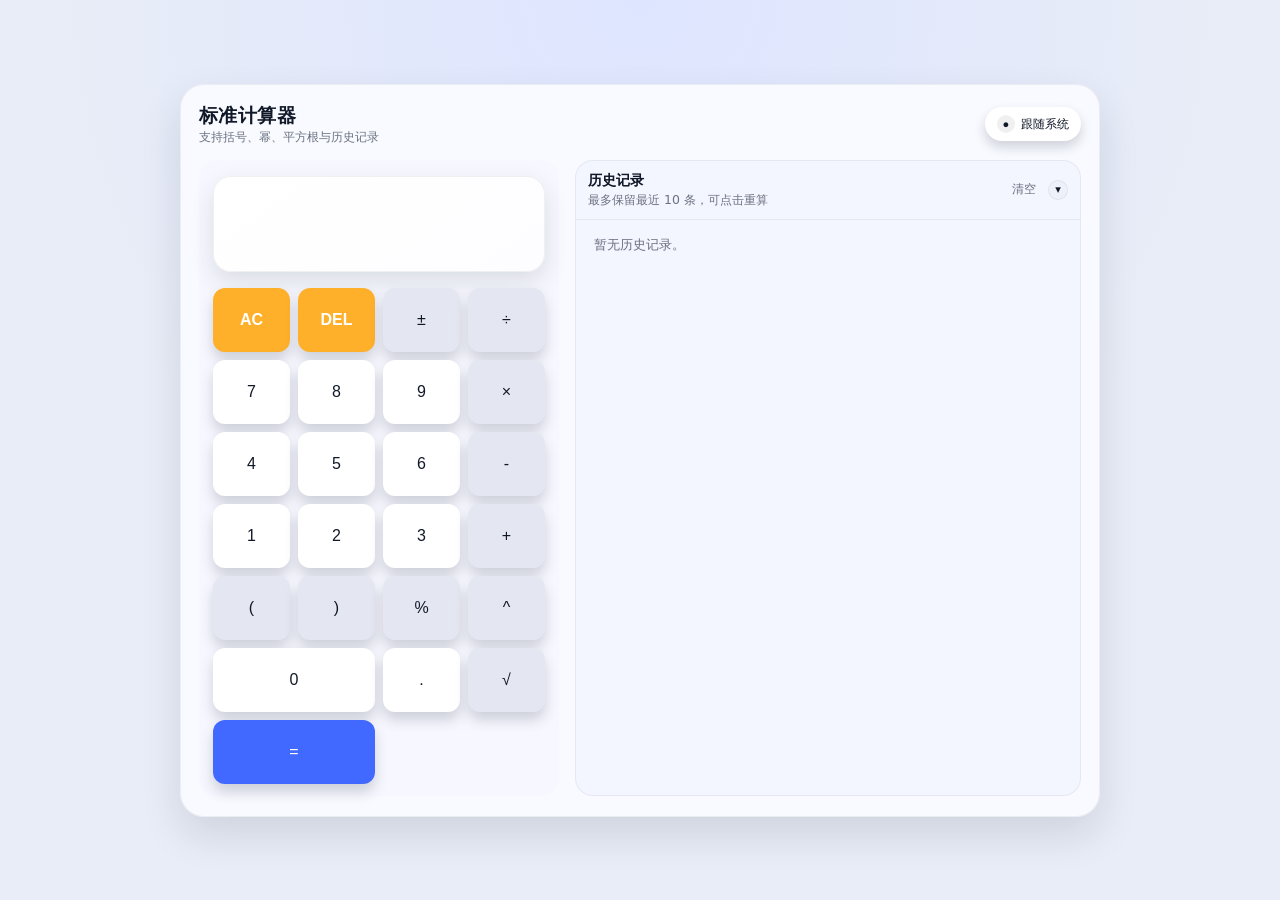
<file: index.html>
<!DOCTYPE html>
<html lang="zh-CN">
<head>
  <meta charset="UTF-8" />
  <title>Web 计算器</title>
  <meta name="viewport" content="width=device-width, initial-scale=1" />
  <link rel="stylesheet" href="style.css" />
</head>
<body data-theme="auto">
  <div class="app-root">
    <div class="calculator-shell" aria-label="Web 计算器应用">
      <!-- 顶部标题和主题切换 -->
      <header class="app-header">
        <div>
          <h1 class="app-title">标准计算器</h1>
          <p class="app-subtitle">支持括号、幂、平方根与历史记录</p>
        </div>
        <button
          id="themeToggle"
          class="theme-toggle"
          type="button"
          aria-label="切换浅色/深色主题"
        >
          <span class="mode-indicator" aria-hidden="true">●</span>
          <span class="mode-label">跟随系统</span>
        </button>
      </header>

      <!-- 主体布局：左侧计算器，右侧历史 -->
      <main class="calculator-layout">
        <!-- 计算器主体 -->
        <section
          class="calculator"
          aria-label="计算器"
        >
          <!-- 显示区域 -->
          <div class="display" aria-live="polite" aria-atomic="true">
            <div
              id="expressionDisplay"
              class="display-expression"
            ></div>
            <div
              id="resultDisplay"
              class="display-result"
            ></div>
          </div>

          <!-- 按键区域 -->
          <div class="keypad" aria-label="计算器按键">
            <!-- 第一行：AC, DEL, ±, / -->
            <button
              class="key key-danger"
              data-action="clear"
              type="button"
            >
              AC
            </button>
            <button
              class="key key-danger"
              data-action="delete"
              type="button"
            >
              DEL
            </button>
            <button
              class="key key-operator"
              data-action="toggle-sign"
              type="button"
            >
              ±
            </button>
            <button
              class="key key-operator"
              data-type="operator"
              data-value="/"
              type="button"
            >
              ÷
            </button>

            <!-- 第二行：7,8,9,* -->
            <button class="key" data-type="number" data-value="7" type="button">
              7
            </button>
            <button class="key" data-type="number" data-value="8" type="button">
              8
            </button>
            <button class="key" data-type="number" data-value="9" type="button">
              9
            </button>
            <button
              class="key key-operator"
              data-type="operator"
              data-value="*"
              type="button"
            >
              ×
            </button>

            <!-- 第三行：4,5,6,- -->
            <button class="key" data-type="number" data-value="4" type="button">
              4
            </button>
            <button class="key" data-type="number" data-value="5" type="button">
              5
            </button>
            <button class="key" data-type="number" data-value="6" type="button">
              6
            </button>
            <button
              class="key key-operator"
              data-type="operator"
              data-value="-"
              type="button"
            >
              -
            </button>

            <!-- 第四行：1,2,3,+ -->
            <button class="key" data-type="number" data-value="1" type="button">
              1
            </button>
            <button class="key" data-type="number" data-value="2" type="button">
              2
            </button>
            <button class="key" data-type="number" data-value="3" type="button">
              3
            </button>
            <button
              class="key key-operator"
              data-type="operator"
              data-value="+"
              type="button"
            >
              +
            </button>

            <!-- 第五行：(, ), %, ^ -->
            <button
              class="key key-operator"
              data-type="parenthesis"
              data-value="("
              type="button"
            >
              (
            </button>
            <button
              class="key key-operator"
              data-type="parenthesis"
              data-value=")"
              type="button"
            >
              )
            </button>
            <button
              class="key key-operator"
              data-type="operator"
              data-value="%"
              type="button"
            >
              %
            </button>
            <button
              class="key key-operator"
              data-type="operator"
              data-value="^"
              type="button"
            >
              ^
            </button>

            <!-- 第六行：0(占两格), ., √, =(占两格) -->
            <button
              class="key key-zero"
              data-type="number"
              data-value="0"
              type="button"
            >
              0
            </button>
            <button
              class="key"
              data-action="decimal"
              type="button"
            >
              .
            </button>
            <button
              class="key key-operator"
              data-action="sqrt"
              type="button"
            >
              √
            </button>
            <button
              class="key key-accent key-equal"
              data-action="equals"
              type="button"
            >
              =
            </button>
          </div>
        </section>

        <!-- 历史记录面板 -->
        <section
          class="history-panel collapsed"
          id="historyPanel"
          aria-label="历史记录"
        >
          <header class="history-header" id="historyHeader">
            <div class="history-header-main">
              <h2 class="history-title">历史记录</h2>
              <p class="history-subtitle">最多保留最近 10 条，可点击重算</p>
            </div>
            <div class="history-actions">
              <button
                id="historyClearButton"
                class="history-clear-button"
                type="button"
              >
                清空
              </button>
              <div class="history-toggle-icon" aria-hidden="true">▾</div>
            </div>
          </header>
          <div class="history-body">
            <ul class="history-list" id="historyList"></ul>
            <div class="history-empty" id="historyEmptyText">
              暂无历史记录。
            </div>
          </div>
        </section>
      </main>
    </div>
  </div>

  <script src="main.js"></script>
</body>
</html>
</file>
<file: style.css>
/* 
 * 基础设计说明：
 * - 使用 CSS 变量统一管理颜色/尺寸，方便主题切换和后期维护
 * - 采用扁平化设计，按钮有按压动画，显示区有渐变背景
 * - 使用响应式布局，适配手机到桌面端
 */

/* ===== CSS 变量：默认（浅色）主题 ===== */
:root {
  /* 颜色相关（浅色默认：参考示例图片的柔和蓝灰配色） */
  --color-bg: #e9edf7; /* 整体背景：偏冷的浅蓝灰 */
  --color-bg-elevated: #f7f8ff; /* 计算器主体：略亮一点的蓝灰 */
  --color-bg-display-top: #ffffff; /* 显示区渐变起点：纯白 */
  --color-bg-display-bottom: #fdfdff; /* 显示区渐变终点：接近白色 */
  --color-border-subtle: rgba(15, 23, 42, 0.06);
  --color-text: #111827;
  --color-text-soft: #6b7280;
  --color-text-inverse: #ffffff;
  --color-key-bg: #ffffff; /* 数字键：白色按钮 */
  --color-key-bg-operator: #e4e7f2; /* 运算符 & 功能键：淡灰蓝 */
  --color-key-bg-accent: #4169ff; /* “=” 号：鲜明的蓝色 */
  --color-key-bg-danger: #ffb02a; /* AC / DEL：橙色 */
  --color-key-text-danger: #ffffff; /* 橙色按钮上的白字 */
  --color-key-shadow: rgba(15, 23, 42, 0.18);
  --color-history-bg: #f3f5ff;

  /* 尺寸与圆角 */
  --radius-lg: 18px;
  --radius-md: 12px;
  --radius-sm: 8px;

  /* 阴影 */
  --shadow-soft: 0 18px 40px rgba(15, 23, 42, 0.12);

  /* 动画过渡 */
  --transition-fast: 0.15s ease-out;
  --transition-normal: 0.2s ease;

  /* 字体 */
  --font-sans: system-ui, -apple-system, BlinkMacSystemFont, "Segoe UI",
    "PingFang SC", "Hiragino Sans GB", "Microsoft YaHei", sans-serif;
}

/* ===== 跟随系统：深色主题下的变量覆盖（自动模式） ===== */
@media (prefers-color-scheme: dark) {
  :root {
    --color-bg: #020617;
    --color-bg-elevated: #020617;
    --color-bg-display-top: #0f172a;
    --color-bg-display-bottom: #1d4ed8;
    --color-border-subtle: rgba(148, 163, 184, 0.2);
    --color-text: #e5e7eb;
    --color-text-soft: #9ca3af;
    --color-text-inverse: #f9fafb;
    --color-key-bg: #111827;
    --color-key-bg-operator: #1f2937;
    --color-key-bg-accent: #4f46e5;
    --color-key-bg-danger: #7f1d1d;
    --color-key-text-danger: #fecaca;
    --color-key-shadow: rgba(0, 0, 0, 0.5);
    --color-history-bg: #020617;
  }
}

/* ===== 用户手动选择主题时的覆盖（优先级更高） ===== */
[data-theme="light"] {
  --color-bg: #e9edf7;
  --color-bg-elevated: #f7f8ff;
  --color-bg-display-top: #ffffff;
  --color-bg-display-bottom: #fdfdff;
  --color-border-subtle: rgba(15, 23, 42, 0.06);
  --color-text: #111827;
  --color-text-soft: #6b7280;
  --color-text-inverse: #ffffff;
  --color-key-bg: #ffffff;
  --color-key-bg-operator: #e4e7f2;
  --color-key-bg-accent: #4169ff;
  --color-key-bg-danger: #ffb02a;
  --color-key-text-danger: #ffffff;
  --color-key-shadow: rgba(15, 23, 42, 0.18);
  --color-history-bg: #f3f5ff;
}

[data-theme="dark"] {
  --color-bg: #020617;
  --color-bg-elevated: #020617;
  --color-bg-display-top: #0f172a;
  --color-bg-display-bottom: #1d4ed8;
  --color-border-subtle: rgba(148, 163, 184, 0.2);
  --color-text: #e5e7eb;
  --color-text-soft: #9ca3af;
  --color-text-inverse: #f9fafb;
  --color-key-bg: #111827;
  --color-key-bg-operator: #1f2937;
  --color-key-bg-accent: #4f46e5;
  --color-key-bg-danger: #7f1d1d;
  --color-key-text-danger: #fecaca;
  --color-key-shadow: rgba(0, 0, 0, 0.5);
  --color-history-bg: #020617;
}

/* ===== 全局基础样式 ===== */
* {
  box-sizing: border-box;
}

html,
body {
  margin: 0;
  padding: 0;
  height: 100%;
}

body {
  font-family: var(--font-sans);
  background: radial-gradient(circle at top, #dee5ff 0, var(--color-bg) 55%);
  color: var(--color-text);
  -webkit-font-smoothing: antialiased;
  display: flex;
  align-items: stretch;
  justify-content: center;
}

.app-root {
  flex: 1;
  display: flex;
  align-items: center;
  justify-content: center;
  padding: 16px;
}

/* ===== 主容器布局 ===== */
.calculator-shell {
  width: 100%;
  max-width: 920px;
  background: rgba(248, 250, 255, 0.98);
  backdrop-filter: blur(20px);
  border-radius: 24px;
  box-shadow: var(--shadow-soft);
  border: 1px solid var(--color-border-subtle);
  padding: 18px 18px 20px;
  display: flex;
  flex-direction: column;
  gap: 14px;
}

/* 深色模式下外层容器调整透明度 */
[data-theme="dark"] .calculator-shell,
@media (prefers-color-scheme: dark) {
  [data-theme="auto"] .calculator-shell {
    background: rgba(15, 23, 42, 0.96);
  }
}

.app-header {
  display: flex;
  align-items: center;
  justify-content: space-between;
  gap: 12px;
}

.app-title {
  margin: 0;
  font-size: 1.2rem;
  font-weight: 600;
  letter-spacing: 0.02em;
}

.app-subtitle {
  margin: 0;
  font-size: 0.78rem;
  color: var(--color-text-soft);
}

/* 主题切换按钮 */
.theme-toggle {
  border: 0;
  padding: 8px 12px;
  border-radius: 999px;
  background: var(--color-key-bg);
  color: var(--color-text);
  font-size: 0.78rem;
  display: inline-flex;
  align-items: center;
  gap: 6px;
  cursor: pointer;
  transition: background var(--transition-fast),
    transform var(--transition-fast), box-shadow var(--transition-fast);
  box-shadow: 0 6px 12px var(--color-key-shadow);
  white-space: nowrap;
}

.theme-toggle:hover {
  transform: translateY(-1px);
}

.theme-toggle:active {
  transform: translateY(0);
  box-shadow: 0 2px 6px var(--color-key-shadow);
}

.theme-toggle span.mode-label {
  font-weight: 500;
}

.theme-toggle span.mode-indicator {
  display: inline-flex;
  align-items: center;
  justify-content: center;
  width: 18px;
  height: 18px;
  border-radius: 999px;
  background: rgba(0, 0, 0, 0.06);
  font-size: 0.7rem;
}

/* ===== 主体：计算器 + 历史面板 ===== */
.calculator-layout {
  display: grid;
  grid-template-columns: minmax(0, 360px) minmax(260px, 1fr);
  gap: 16px;
  align-items: stretch;
}

/* 小屏幕下纵向排列 */
@media (max-width: 768px) {
  .calculator-shell {
    max-width: 480px;
  }

  .calculator-layout {
    grid-template-columns: minmax(0, 1fr);
  }
}

/* ===== 计算器主体 ===== */
.calculator {
  background: var(--color-bg-elevated);
  border-radius: var(--radius-lg);
  padding: 16px 14px 12px;
  display: flex;
  flex-direction: column;
  gap: 12px;
}

/* 显示区域：表达式 + 结果，带渐变背景 */
.display {
  border-radius: 18px;
  padding: 12px 14px 14px;
  background: linear-gradient(
    145deg,
    var(--color-bg-display-top),
    var(--color-bg-display-bottom)
  );
  color: var(--color-text);
  box-shadow: 0 10px 24px rgba(15, 23, 42, 0.12);
  border: 1px solid var(--color-border-subtle);
  min-height: 82px;
  display: flex;
  flex-direction: column;
  justify-content: center;
  overflow: hidden;
}

.display-expression {
  font-size: 0.9rem;
  opacity: 0.88;
  min-height: 1.2em;
  word-break: break-all;
}

.display-result {
  margin-top: 6px;
  font-size: 1.6rem;
  font-weight: 600;
  text-align: right;
  word-break: break-all;
}

/* 键盘区域：网格布局 */
.keypad {
  display: grid;
  grid-template-columns: repeat(4, minmax(0, 1fr));
  gap: 8px;
  margin-top: 4px;
}

.key {
  border: none;
  border-radius: var(--radius-md);
  padding: 0;
  min-height: clamp(46px, 8vh, 64px);
  font-size: 1rem;
  font-weight: 500;
  cursor: pointer;
  background: var(--color-key-bg);
  color: var(--color-text);
  box-shadow: 0 8px 14px var(--color-key-shadow);
  transition: transform var(--transition-fast),
    box-shadow var(--transition-fast),
    background var(--transition-fast),
    color var(--transition-fast),
    filter var(--transition-fast);
  display: flex;
  align-items: center;
  justify-content: center;
  user-select: none;
}

.key:active {
  transform: translateY(1px) scale(0.98);
  box-shadow: 0 3px 6px var(--color-key-shadow);
  filter: brightness(0.95);
}

.key-operator {
  background: var(--color-key-bg-operator);
}

.key-accent {
  background: var(--color-key-bg-accent);
  color: var(--color-text-inverse);
}

.key-danger {
  background: var(--color-key-bg-danger);
  color: var(--color-key-text-danger);
  font-weight: 600;
}

.key-zero {
  grid-column: span 2;
}

.key-equal {
  grid-column: span 2;
}

.key:focus-visible {
  outline: 2px solid rgba(59, 130, 246, 0.9);
  outline-offset: 2px;
}

/* ===== 历史记录面板 ===== */
.history-panel {
  background: var(--color-history-bg);
  border-radius: var(--radius-lg);
  border: 1px solid var(--color-border-subtle);
  display: flex;
  flex-direction: column;
  overflow: hidden;
}

.history-header {
  padding: 10px 12px;
  display: flex;
  align-items: center;
  justify-content: space-between;
  gap: 8px;
  cursor: pointer;
}

.history-header-main {
  display: flex;
  flex-direction: column;
  gap: 2px;
}

.history-title {
  margin: 0;
  font-size: 0.9rem;
  font-weight: 600;
}

.history-subtitle {
  margin: 0;
  font-size: 0.78rem;
  color: var(--color-text-soft);
}

.history-actions {
  display: flex;
  align-items: center;
  gap: 6px;
}

.history-toggle-icon {
  width: 20px;
  height: 20px;
  border-radius: 999px;
  border: 1px solid var(--color-border-subtle);
  display: inline-flex;
  align-items: center;
  justify-content: center;
  font-size: 0.7rem;
  transition: transform var(--transition-normal),
    background var(--transition-fast);
  background: rgba(0, 0, 0, 0.02);
}

.history-panel.collapsed .history-toggle-icon {
  transform: rotate(-90deg);
}

.history-clear-button {
  border: none;
  background: transparent;
  color: var(--color-text-soft);
  font-size: 0.78rem;
  padding: 4px 6px;
  border-radius: 999px;
  cursor: pointer;
  transition: background var(--transition-fast),
    color var(--transition-fast);
  white-space: nowrap;
}

.history-clear-button:hover {
  background: rgba(148, 163, 184, 0.15);
  color: var(--color-text);
}

.history-body {
  border-top: 1px solid var(--color-border-subtle);
  max-height: 260px;
  overflow-y: auto;
  padding: 6px 2px 8px 8px;
  transition: max-height var(--transition-normal);
}

.history-panel.collapsed .history-body {
  display: none;
}

.history-list {
  list-style: none;
  margin: 0;
  padding: 0;
  font-size: 0.86rem;
}

.history-item {
  padding: 6px 8px;
  margin-right: 6px;
  border-radius: var(--radius-sm);
  cursor: pointer;
  display: flex;
  flex-direction: column;
  gap: 2px;
  transition: background var(--transition-fast),
    transform var(--transition-fast);
}

.history-item:hover {
  background: rgba(148, 163, 184, 0.2);
  transform: translateY(-1px);
}

.history-item-expression {
  color: var(--color-text-soft);
  white-space: nowrap;
  text-overflow: ellipsis;
  overflow: hidden;
}

.history-item-result {
  font-weight: 500;
  text-align: right;
}

.history-empty {
  padding: 10px 10px 12px;
  font-size: 0.82rem;
  color: var(--color-text-soft);
}

/* ===== 响应式细节调整 ===== */
@media (max-width: 480px) {
  .calculator-shell {
    padding: 14px 12px 16px;
    border-radius: 18px;
  }

  .display-result {
    font-size: 1.4rem;
  }

  .key {
    font-size: 0.95rem;
    min-height: 44px;
  }
}

@media (min-width: 1024px) {
  .display {
    min-height: 96px;
  }

  .display-result {
    font-size: 1.8rem;
  }
}
</file>
